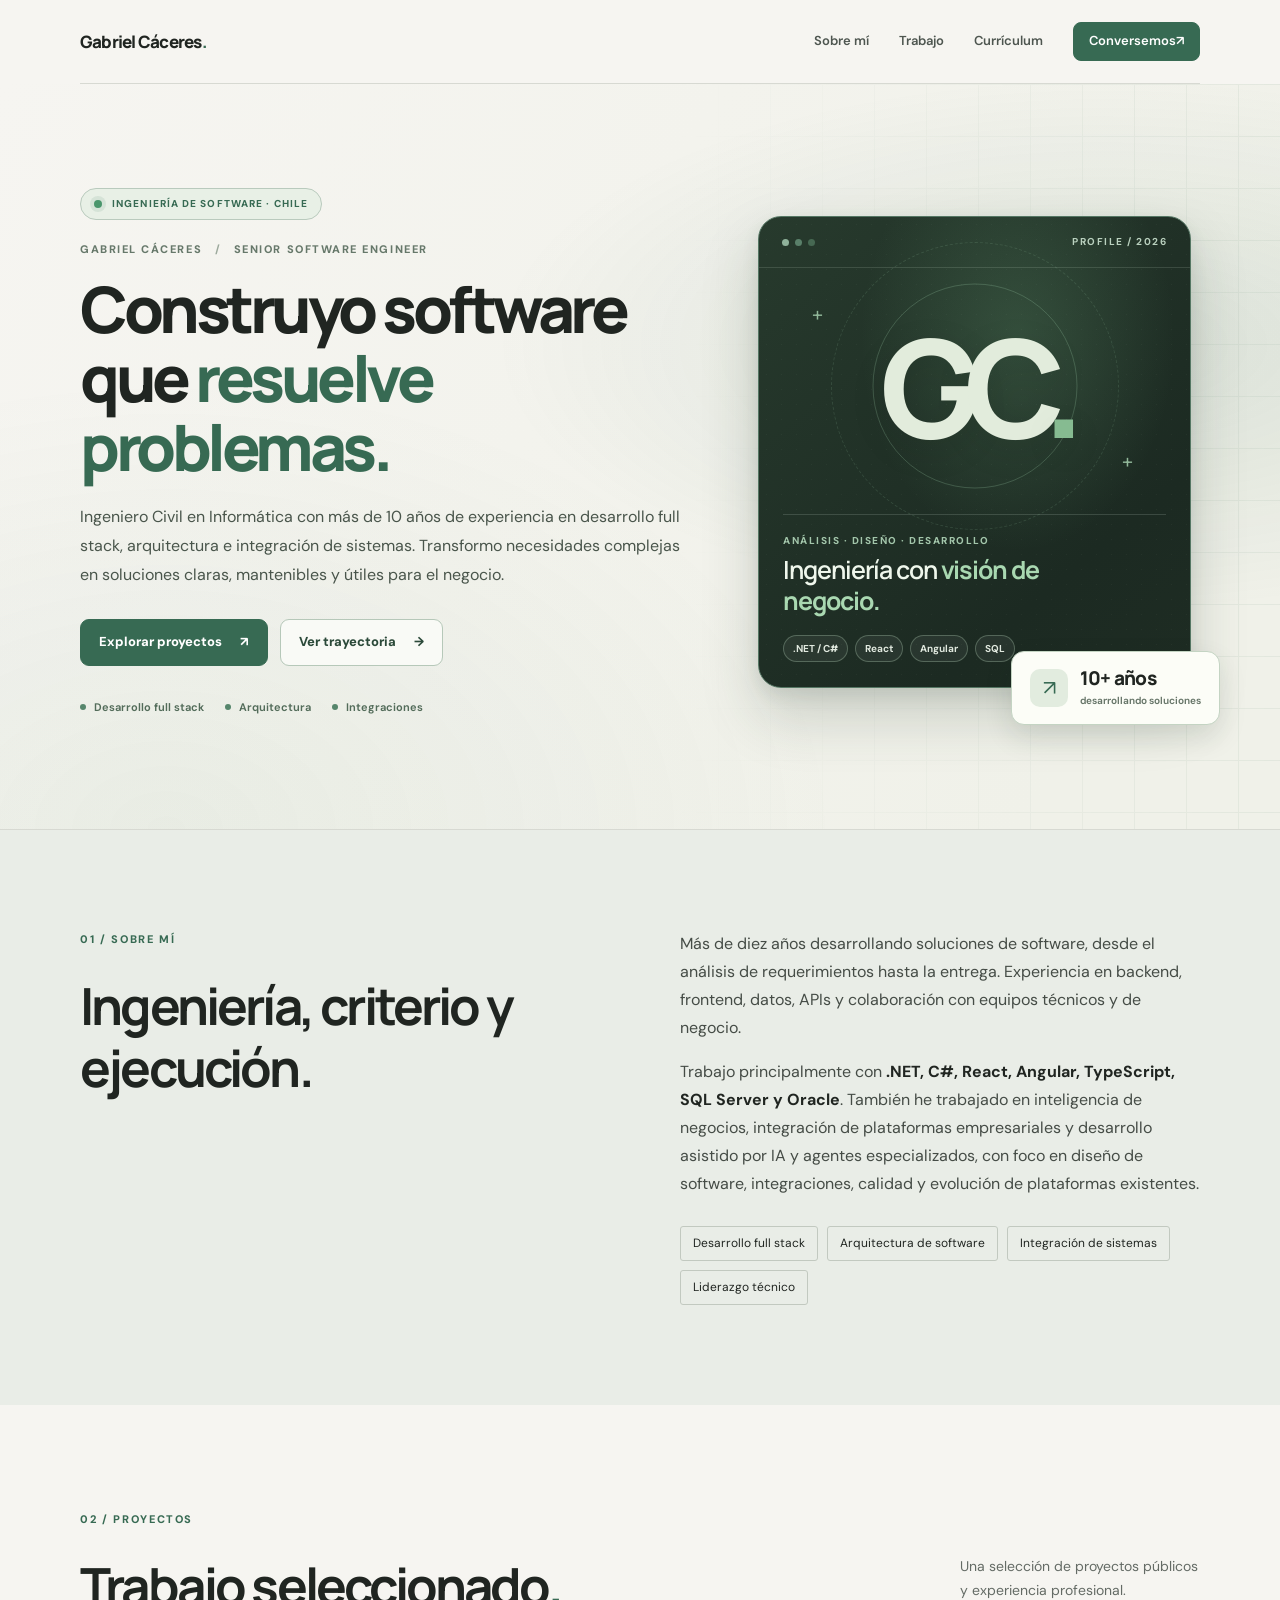
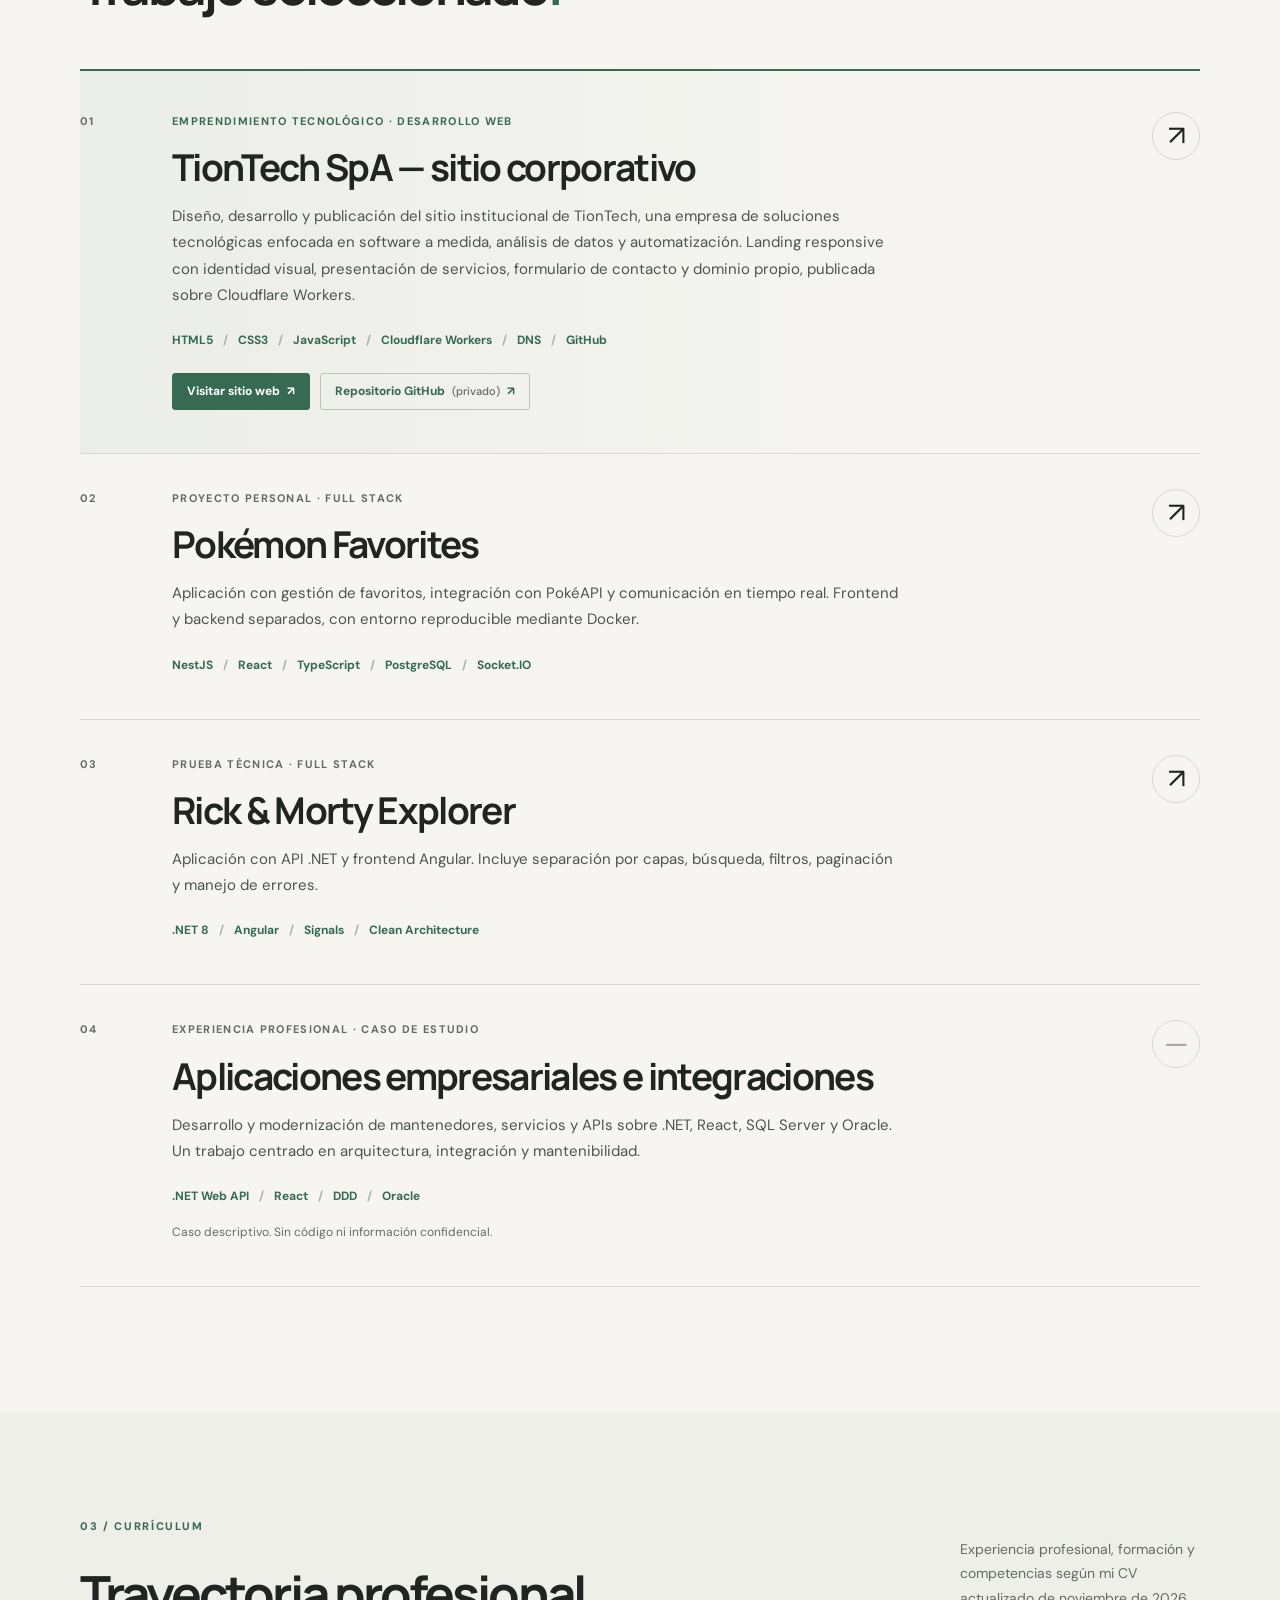
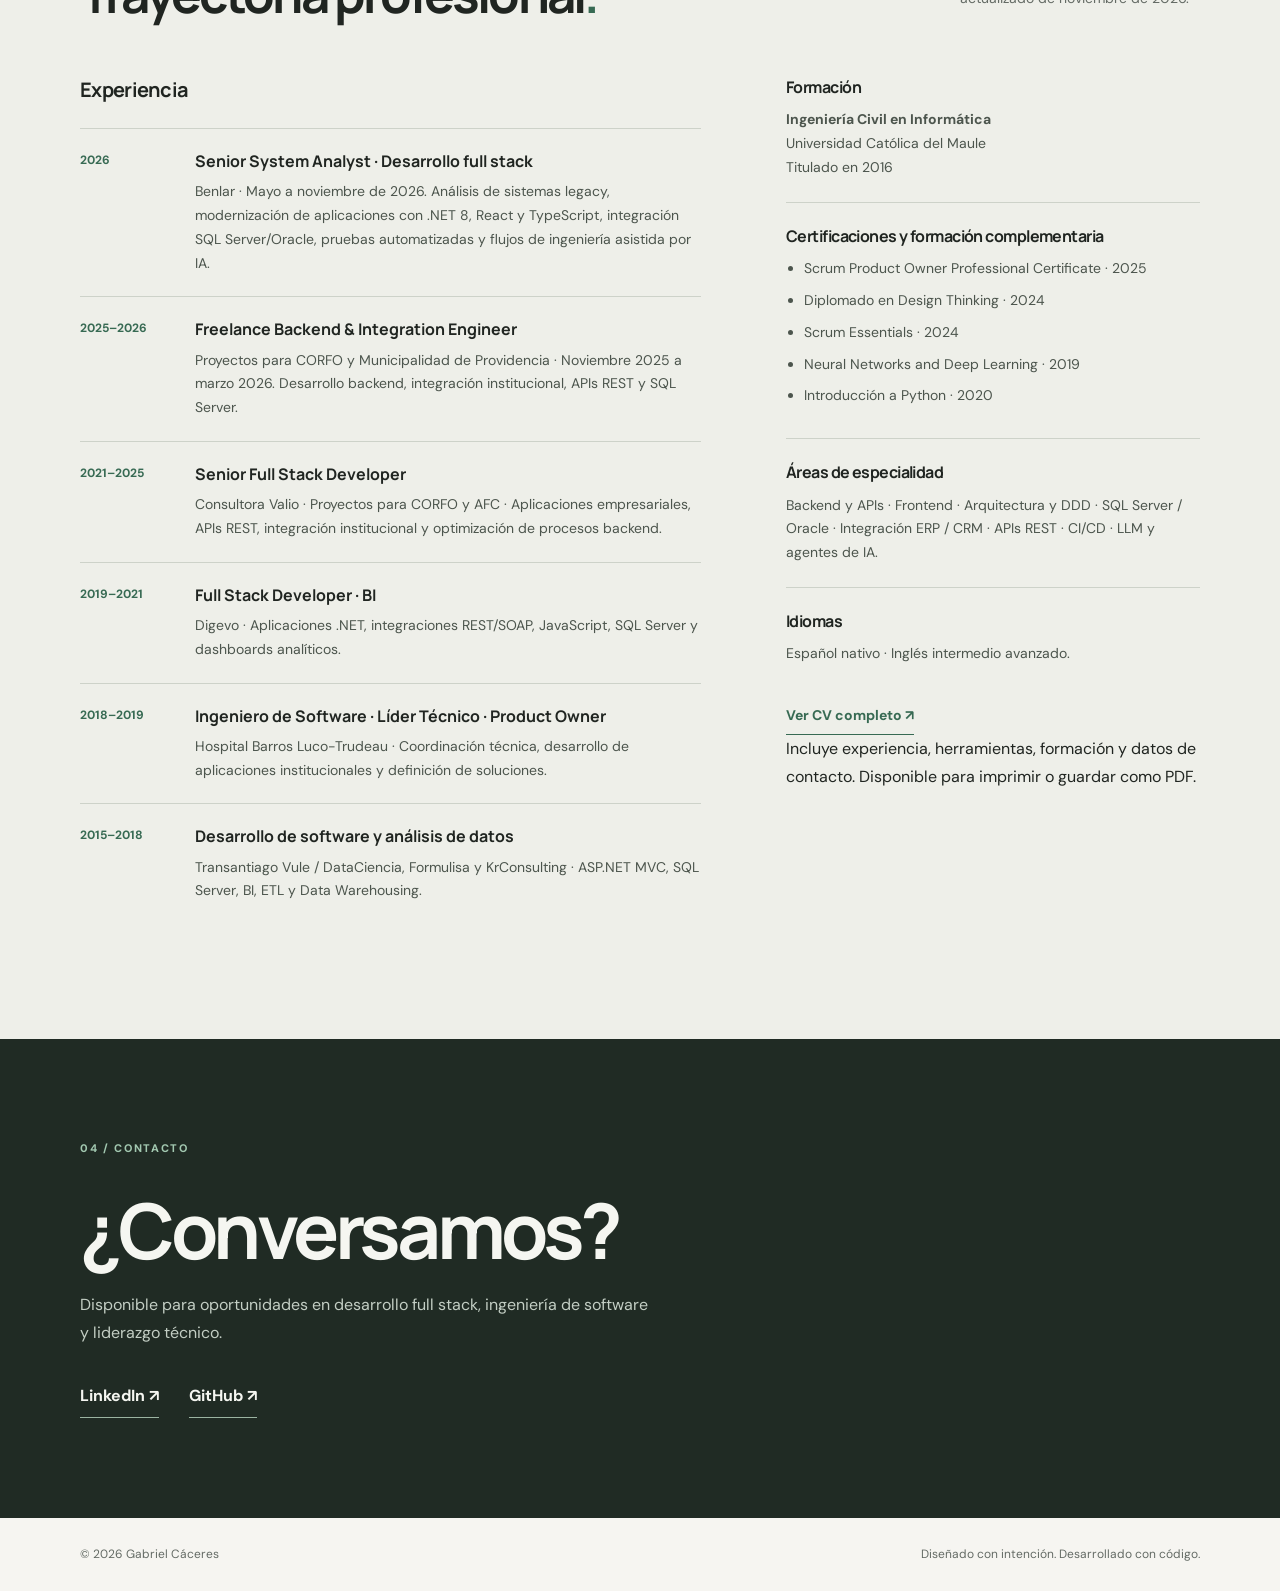
<file: index.html>
<!doctype html>
<html lang="es">
<head>
<meta charset="utf-8"><meta name="viewport" content="width=device-width,initial-scale=1">
<meta name="description" content="Gabriel Cáceres — Ingeniero de software. Desarrollo full stack, arquitectura e integraciones empresariales.">
<title>Gabriel Cáceres — Software Engineer</title>
<link rel="stylesheet" href="styles.css">
</head>
<body class="home-page">
<header class="site-header container"><a class="wordmark" href="#inicio">Gabriel Cáceres<span class="period">.</span></a><nav aria-label="Navegación principal"><a href="#sobre-mi">Sobre mí</a><a href="#trabajo">Trabajo</a><a href="#cv">Currículum</a><a class="header-contact" href="#contacto">Conversemos <span aria-hidden="true">↗</span></a></nav></header>
<main>
<section class="intro" id="inicio" aria-labelledby="intro-title">
  <div class="container intro-layout">
    <div class="intro-copy">
      <p class="intro-eyebrow"><span class="intro-status-dot" aria-hidden="true"></span> INGENIERÍA DE SOFTWARE · CHILE</p>
      <p class="intro-overline">GABRIEL CÁCERES <span aria-hidden="true">/</span> SENIOR SOFTWARE ENGINEER</p>
      <h1 id="intro-title">Construyo software que <em>resuelve problemas.</em></h1>
      <p class="intro-lead">Ingeniero Civil en Informática con más de 10 años de experiencia en desarrollo full stack, arquitectura e integración de sistemas. Transformo necesidades complejas en soluciones claras, mantenibles y útiles para el negocio.</p>
      <div class="intro-actions">
        <a class="intro-button intro-button-primary" href="#trabajo">Explorar proyectos <span aria-hidden="true">↗</span></a>
        <a class="intro-button intro-button-secondary" href="#cv">Ver trayectoria <span aria-hidden="true">→</span></a>
      </div>
      <div class="intro-pillars" aria-label="Áreas de trabajo">
        <span><i aria-hidden="true"></i> Desarrollo full stack</span>
        <span><i aria-hidden="true"></i> Arquitectura</span>
        <span><i aria-hidden="true"></i> Integraciones</span>
      </div>
    </div>
    <div class="intro-showcase" aria-label="Resumen visual del perfil profesional">
      <div class="showcase-panel">
        <div class="showcase-top">
          <span class="showcase-lights" aria-hidden="true"><i></i><i></i><i></i></span>
          <span>PROFILE / 2026</span>
        </div>
        <div class="showcase-visual" aria-hidden="true">
          <span class="showcase-ring showcase-ring-one"></span>
          <span class="showcase-ring showcase-ring-two"></span>
          <span class="showcase-monogram">GC<span>.</span></span>
          <span class="showcase-cross showcase-cross-a">+</span>
          <span class="showcase-cross showcase-cross-b">+</span>
        </div>
        <div class="showcase-info">
          <p class="showcase-kicker">ANÁLISIS · DISEÑO · DESARROLLO</p>
          <p class="showcase-title">Ingeniería con <strong>visión de negocio.</strong></p>
          <div class="showcase-tech"><span>.NET / C#</span><span>React</span><span>Angular</span><span>SQL</span></div>
        </div>
      </div>
      <div class="showcase-sticker">
        <span class="sticker-mark" aria-hidden="true">↗</span>
        <span><strong>10+ años</strong><small>desarrollando soluciones</small></span>
      </div>
    </div>
  </div>
</section>
<section class="about" id="sobre-mi"><div class="container two-col"><div><p class="section-index">01 / SOBRE MÍ</p><h2>Ingeniería, criterio y ejecución.</h2></div><div><p>Más de diez años desarrollando soluciones de software, desde el análisis de requerimientos hasta la entrega. Experiencia en backend, frontend, datos, APIs y colaboración con equipos técnicos y de negocio.</p><p>Trabajo principalmente con <strong>.NET, C#, React, Angular, TypeScript, SQL Server y Oracle</strong>. También he trabajado en inteligencia de negocios, integración de plataformas empresariales y desarrollo asistido por IA y agentes especializados, con foco en diseño de software, integraciones, calidad y evolución de plataformas existentes.</p><div class="expertise"><span>Desarrollo full stack</span><span>Arquitectura de software</span><span>Integración de sistemas</span><span>Liderazgo técnico</span></div></div></div></section>
<section class="work container" id="trabajo"><div class="section-heading"><div><p class="section-index">02 / PROYECTOS</p><h2>Trabajo seleccionado<span class="period">.</span></h2></div><p>Una selección de proyectos públicos y experiencia profesional.</p></div>
<article class="project project-featured"><div class="project-num">01</div><div class="project-main"><p class="project-type">EMPRENDIMIENTO TECNOLÓGICO · DESARROLLO WEB</p><h3>TionTech SpA — sitio corporativo</h3><p>Diseño, desarrollo y publicación del sitio institucional de TionTech, una empresa de soluciones tecnológicas enfocada en software a medida, análisis de datos y automatización. Landing responsive con identidad visual, presentación de servicios, formulario de contacto y dominio propio, publicada sobre Cloudflare Workers.</p><div class="stack">HTML5 <span>/</span> CSS3 <span>/</span> JavaScript <span>/</span> Cloudflare Workers <span>/</span> DNS <span>/</span> GitHub</div><div class="project-actions"><a class="project-action project-action-primary" href="https://tiontech.cl/" target="_blank" rel="noopener noreferrer">Visitar sitio web <span aria-hidden="true">↗</span></a><a class="project-action" href="https://github.com/GabrielICH/tiontech-web" target="_blank" rel="noopener noreferrer" title="Repositorio privado: requiere autorización de acceso">Repositorio GitHub <span class="project-private">(privado)</span> <span aria-hidden="true">↗</span></a></div></div><a class="project-link" href="https://tiontech.cl/" target="_blank" rel="noopener noreferrer" aria-label="Visitar el sitio web de TionTech">↗</a></article>
<article class="project"><div class="project-num">02</div><div class="project-main"><p class="project-type">PROYECTO PERSONAL · FULL STACK</p><h3>Pokémon Favorites</h3><p>Aplicación con gestión de favoritos, integración con PokéAPI y comunicación en tiempo real. Frontend y backend separados, con entorno reproducible mediante Docker.</p><div class="stack">NestJS <span>/</span> React <span>/</span> TypeScript <span>/</span> PostgreSQL <span>/</span> Socket.IO</div></div><a class="project-link" href="https://github.com/GabrielICH/pokemon-favorites-fullstack" target="_blank" rel="noopener noreferrer" aria-label="Ver Pokémon Favorites en GitHub">↗</a></article>
<article class="project"><div class="project-num">03</div><div class="project-main"><p class="project-type">PRUEBA TÉCNICA · FULL STACK</p><h3>Rick & Morty Explorer</h3><p>Aplicación con API .NET y frontend Angular. Incluye separación por capas, búsqueda, filtros, paginación y manejo de errores.</p><div class="stack">.NET 8 <span>/</span> Angular <span>/</span> Signals <span>/</span> Clean Architecture</div></div><a class="project-link" href="https://github.com/GabrielICH/PruebaTecnicaCarsales" target="_blank" rel="noopener noreferrer" aria-label="Ver Rick & Morty Explorer en GitHub">↗</a></article>
<article class="project"><div class="project-num">04</div><div class="project-main"><p class="project-type">EXPERIENCIA PROFESIONAL · CASO DE ESTUDIO</p><h3>Aplicaciones empresariales e integraciones</h3><p>Desarrollo y modernización de mantenedores, servicios y APIs sobre .NET, React, SQL Server y Oracle. Un trabajo centrado en arquitectura, integración y mantenibilidad.</p><div class="stack">.NET Web API <span>/</span> React <span>/</span> DDD <span>/</span> Oracle</div><p class="note">Caso descriptivo. Sin código ni información confidencial.</p></div><span class="project-link muted-arrow" aria-hidden="true">—</span></article>
</section>
<section class="resume" id="cv"><div class="container"><div class="section-heading"><div><p class="section-index">03 / CURRÍCULUM</p><h2>Trayectoria profesional<span class="period">.</span></h2></div><p>Experiencia profesional, formación y competencias según mi CV actualizado de noviembre de 2026.</p></div><div class="resume-grid"><div class="resume-main"><h3>Experiencia</h3><div class="resume-item"><span class="resume-date">2026</span><div><h4>Senior System Analyst · Desarrollo full stack</h4><p>Benlar · Mayo a noviembre de 2026. Análisis de sistemas legacy, modernización de aplicaciones con .NET 8, React y TypeScript, integración SQL Server/Oracle, pruebas automatizadas y flujos de ingeniería asistida por IA.</p></div></div><div class="resume-item"><span class="resume-date">2025–2026</span><div><h4>Freelance Backend & Integration Engineer</h4><p>Proyectos para CORFO y Municipalidad de Providencia · Noviembre 2025 a marzo 2026. Desarrollo backend, integración institucional, APIs REST y SQL Server.</p></div></div><div class="resume-item"><span class="resume-date">2021–2025</span><div><h4>Senior Full Stack Developer</h4><p>Consultora Valio · Proyectos para CORFO y AFC · Aplicaciones empresariales, APIs REST, integración institucional y optimización de procesos backend.</p></div></div><div class="resume-item"><span class="resume-date">2019–2021</span><div><h4>Full Stack Developer · BI</h4><p>Digevo · Aplicaciones .NET, integraciones REST/SOAP, JavaScript, SQL Server y dashboards analíticos.</p></div></div><div class="resume-item"><span class="resume-date">2018–2019</span><div><h4>Ingeniero de Software · Líder Técnico · Product Owner</h4><p>Hospital Barros Luco-Trudeau · Coordinación técnica, desarrollo de aplicaciones institucionales y definición de soluciones.</p></div></div><div class="resume-item"><span class="resume-date">2015–2018</span><div><h4>Desarrollo de software y análisis de datos</h4><p>Transantiago Vule / DataCiencia, Formulisa y KrConsulting · ASP.NET MVC, SQL Server, BI, ETL y Data Warehousing.</p></div></div></div><aside class="resume-side"><div class="resume-block"><h3>Formación</h3><p><strong>Ingeniería Civil en Informática</strong><br>Universidad Católica del Maule<br>Titulado en 2016</p></div><div class="resume-block"><h3>Certificaciones y formación complementaria</h3><ul><li>Scrum Product Owner Professional Certificate · 2025</li><li>Diplomado en Design Thinking · 2024</li><li>Scrum Essentials · 2024</li><li>Neural Networks and Deep Learning · 2019</li><li>Introducción a Python · 2020</li></ul></div><div class="resume-block"><h3>Áreas de especialidad</h3><p>Backend y APIs · Frontend · Arquitectura y DDD · SQL Server / Oracle · Integración ERP / CRM · APIs REST · CI/CD · LLM y agentes de IA.</p></div><div class="resume-block"><h3>Idiomas</h3><p>Español nativo · Inglés intermedio avanzado.</p></div><a class="resume-cta" href="cv.html">Ver CV completo ↗</a><p class="resume-cv-note">Incluye experiencia, herramientas, formación y datos de contacto. Disponible para imprimir o guardar como PDF.</p></aside></div></div></section><section class="contact" id="contacto"><div class="container"><p class="section-index">04 / CONTACTO</p><h2>¿Conversamos?</h2><p>Disponible para oportunidades en desarrollo full stack, ingeniería de software y liderazgo técnico.</p><div class="contact-links"><a href="https://www.linkedin.com/in/gabriel-ignacio-caceres-hormazabal-090664109/" target="_blank" rel="noopener noreferrer">LinkedIn ↗</a><a href="https://github.com/GabrielICH" target="_blank" rel="noopener noreferrer">GitHub ↗</a></div></div></section>
</main><footer class="container"><span>© <span id="year">2026</span> Gabriel Cáceres</span><span>Diseñado con intención. Desarrollado con código.</span></footer><script src="script.js"></script>
</body></html>
</file>
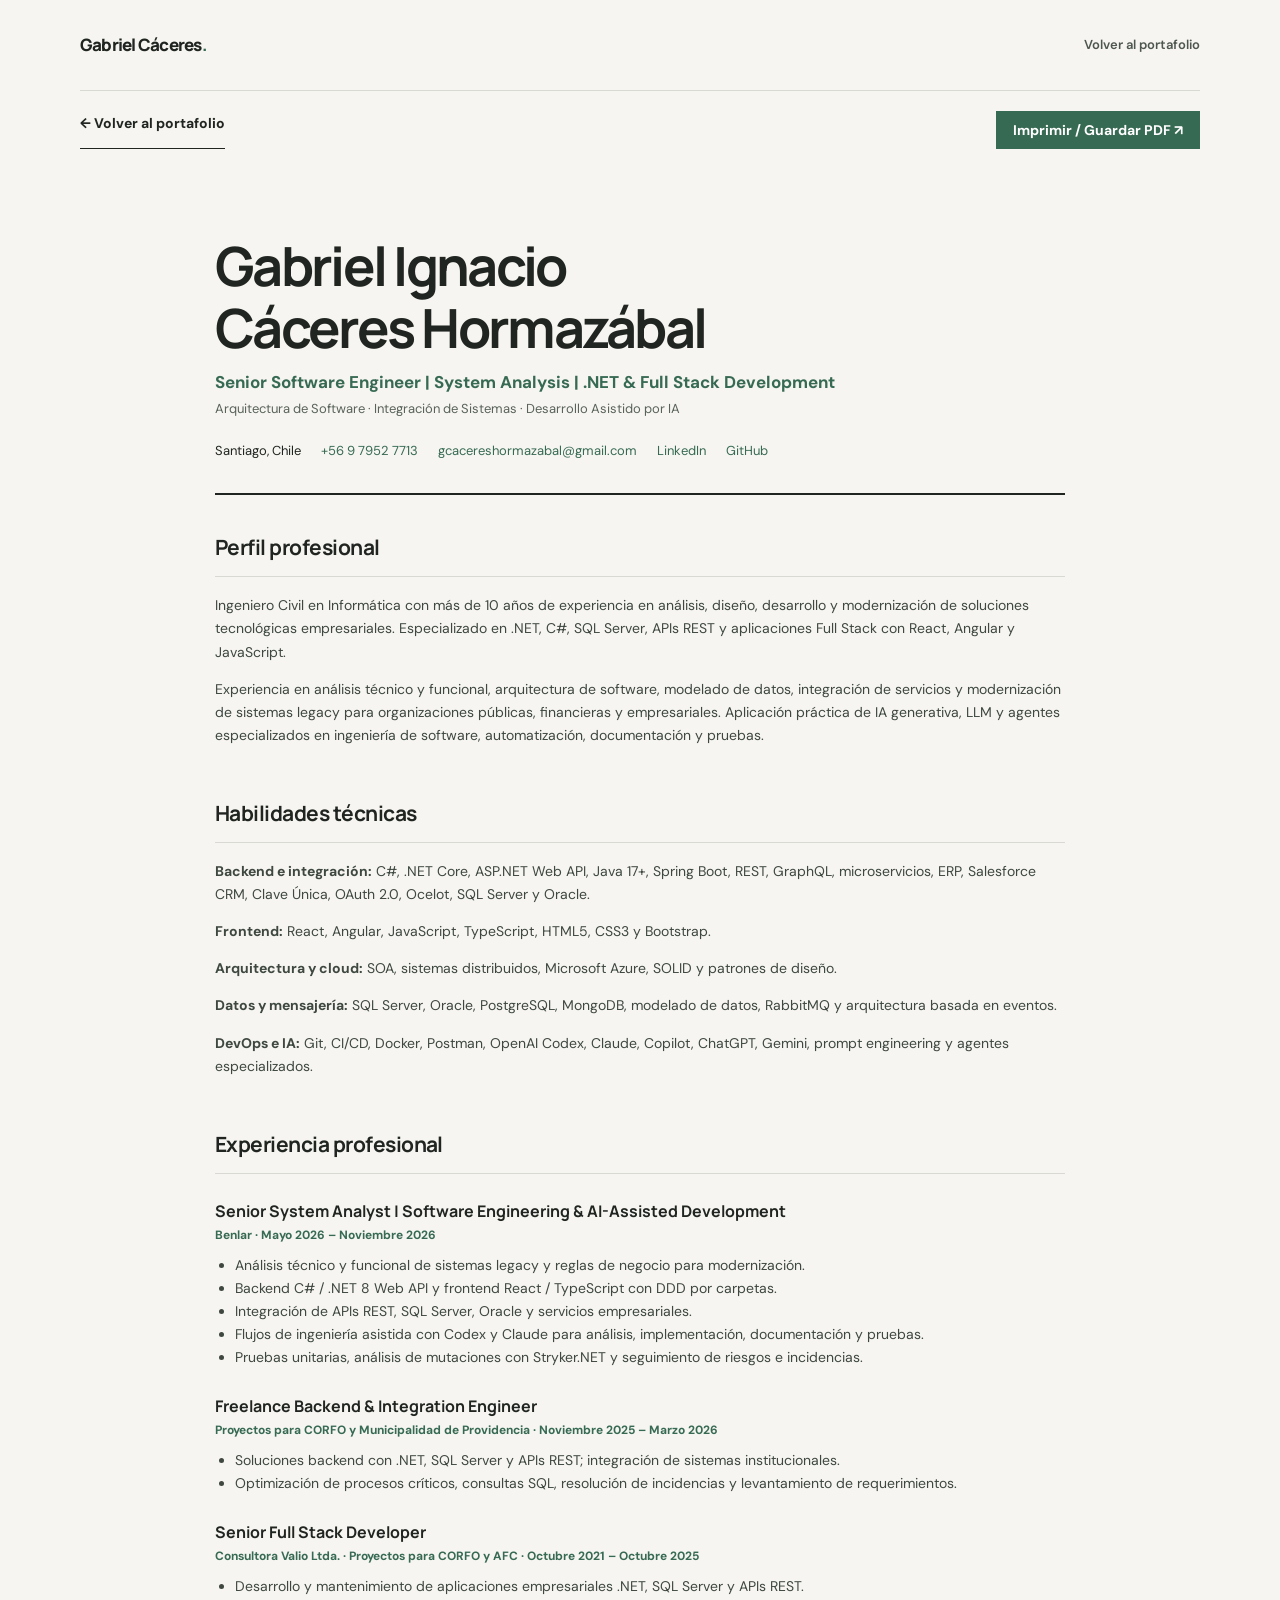
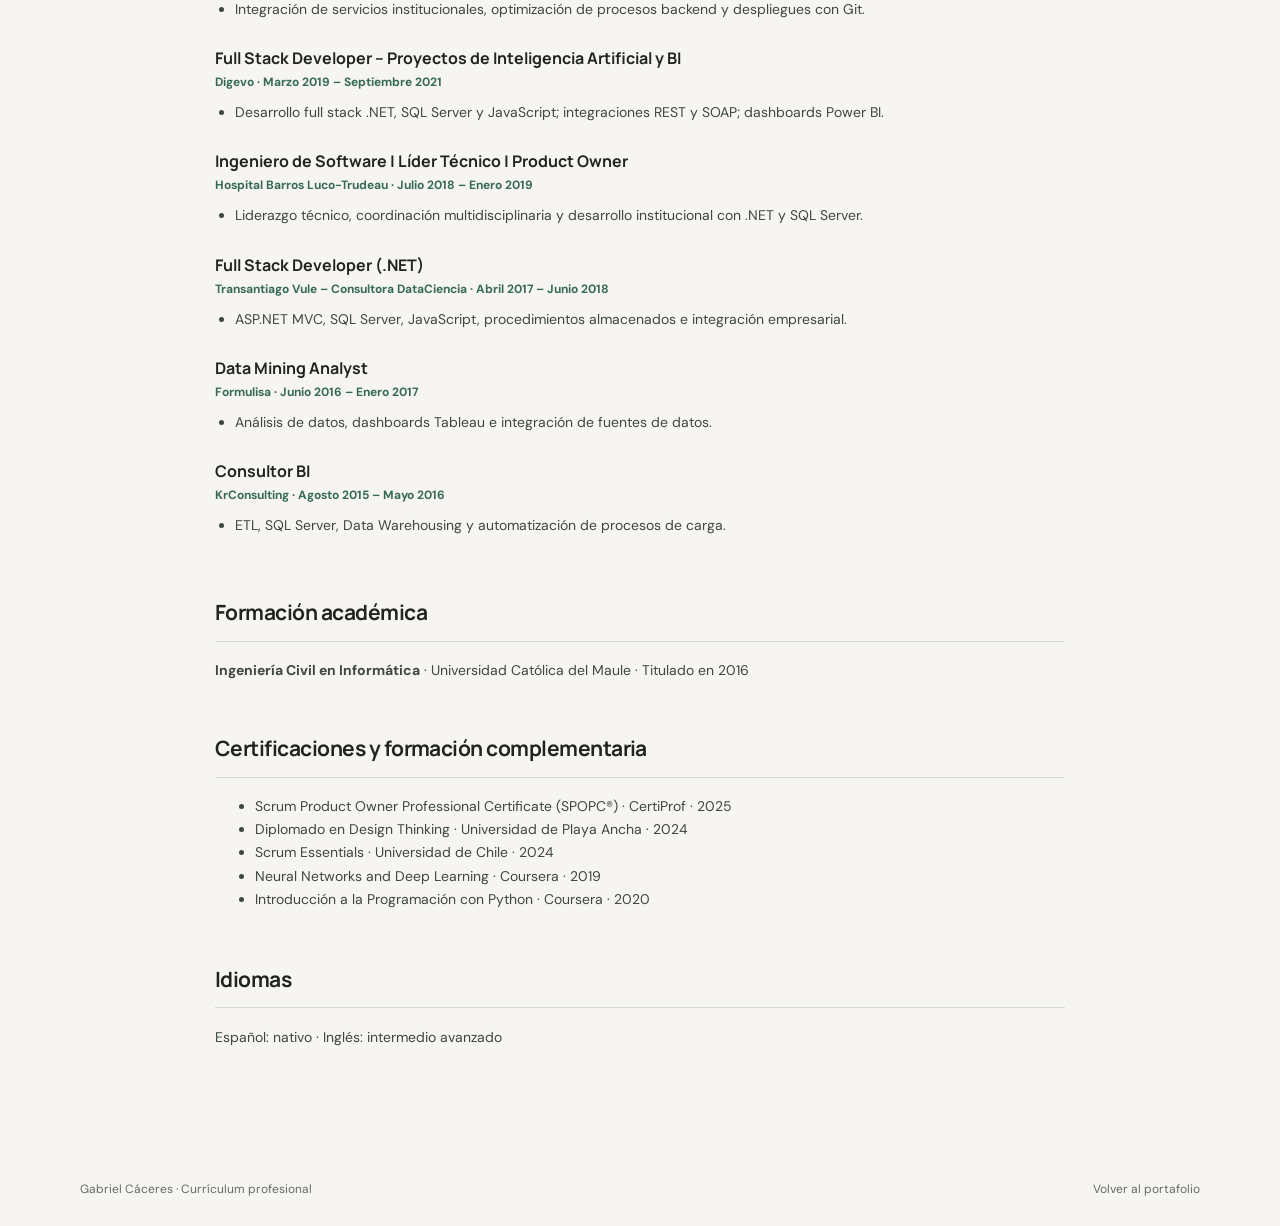
<file: cv.html>
<!doctype html><html lang="es"><head><meta charset="utf-8"><meta name="viewport" content="width=device-width,initial-scale=1"><meta name="description" content="Currículum profesional de Gabriel Ignacio Cáceres Hormazábal"><title>Currículum — Gabriel Cáceres</title><link rel="stylesheet" href="styles.css"><style>.cv-page{max-width:850px;padding:65px 0 90px}.cv-head{border-bottom:2px solid #202521;padding-bottom:30px}.cv-head h1{font-size:clamp(34px,5vw,54px);line-height:1.15;margin:0 0 10px;letter-spacing:-.05em}.cv-subtitle{font-size:17px;color:#376a53;font-weight:700}.cv-contact{display:flex;flex-wrap:wrap;gap:8px 20px;font-size:13px;margin-top:20px}.cv-contact a{color:#376a53}.cv-section{padding-top:34px}.cv-section h2{font-size:21px;border-bottom:1px solid #d7d9d2;padding-bottom:10px;letter-spacing:-.025em}.cv-section p,.cv-section li{font-size:14px;line-height:1.65;color:#3e4740}.cv-entry{margin:23px 0;break-inside:avoid}.cv-entry h3{font-size:16px;margin:0}.cv-date{font-size:12px;color:#376a53;font-weight:700}.cv-entry ul{margin:8px 0;padding-left:20px}.cv-actions{display:flex;justify-content:space-between;gap:12px;margin:20px auto}.cv-print{border:0;background:#376a53;color:white;font:700 14px 'DM Sans',sans-serif;padding:10px 17px;cursor:pointer}.cv-compact{color:#59635a;font-size:13px}@media print{@page{size:A4;margin:15mm}body{background:white;color:black}.site-header,.cv-actions,footer{display:none!important}.cv-page{width:100%;max-width:none;padding:0}.cv-section{padding-top:19px}.cv-entry{margin:15px 0}.cv-head h1{font-size:29px}.cv-section p,.cv-section li{font-size:10.5px;line-height:1.42}.cv-section h2{font-size:15px}.cv-entry h3{font-size:12px}.cv-contact{font-size:10px}.cv-subtitle{font-size:12px}.cv-date{font-size:10px}a{text-decoration:none;color:inherit!important}}@media(max-width:720px){.cv-page{padding-top:30px}.cv-contact{display:block}.cv-contact span,.cv-contact a{display:block}}</style></head><body><header class="site-header container"><a class="wordmark" href="/">Gabriel Cáceres<span class="period">.</span></a><nav><a href="/">Volver al portafolio</a></nav></header><div class="cv-actions container"><a class="text-link" href="/">← Volver al portafolio</a><button class="cv-print" type="button" onclick="window.print()">Imprimir / Guardar PDF ↗</button></div><main class="cv-page container"><div class="cv-head"><h1>Gabriel Ignacio<br>Cáceres Hormazábal</h1><div class="cv-subtitle">Senior Software Engineer | System Analysis | .NET & Full Stack Development</div><p class="cv-compact">Arquitectura de Software · Integración de Sistemas · Desarrollo Asistido por IA</p><div class="cv-contact"><span>Santiago, Chile</span><a href="tel:+56979527713">+56 9 7952 7713</a><a href="mailto:gcacereshormazabal@gmail.com">gcacereshormazabal@gmail.com</a><a href="https://www.linkedin.com/in/gabriel-ignacio-caceres-hormazabal-090664109/">LinkedIn</a><a href="https://github.com/GabrielICH">GitHub</a></div></div><section class="cv-section"><h2>Perfil profesional</h2><p>Ingeniero Civil en Informática con más de 10 años de experiencia en análisis, diseño, desarrollo y modernización de soluciones tecnológicas empresariales. Especializado en .NET, C#, SQL Server, APIs REST y aplicaciones Full Stack con React, Angular y JavaScript.</p><p>Experiencia en análisis técnico y funcional, arquitectura de software, modelado de datos, integración de servicios y modernización de sistemas legacy para organizaciones públicas, financieras y empresariales. Aplicación práctica de IA generativa, LLM y agentes especializados en ingeniería de software, automatización, documentación y pruebas.</p></section><section class="cv-section"><h2>Habilidades técnicas</h2><p><strong>Backend e integración:</strong> C#, .NET Core, ASP.NET Web API, Java 17+, Spring Boot, REST, GraphQL, microservicios, ERP, Salesforce CRM, Clave Única, OAuth 2.0, Ocelot, SQL Server y Oracle.</p><p><strong>Frontend:</strong> React, Angular, JavaScript, TypeScript, HTML5, CSS3 y Bootstrap.</p><p><strong>Arquitectura y cloud:</strong> SOA, sistemas distribuidos, Microsoft Azure, SOLID y patrones de diseño.</p><p><strong>Datos y mensajería:</strong> SQL Server, Oracle, PostgreSQL, MongoDB, modelado de datos, RabbitMQ y arquitectura basada en eventos.</p><p><strong>DevOps e IA:</strong> Git, CI/CD, Docker, Postman, OpenAI Codex, Claude, Copilot, ChatGPT, Gemini, prompt engineering y agentes especializados.</p></section><section class="cv-section"><h2>Experiencia profesional</h2><div class="cv-entry"><h3>Senior System Analyst | Software Engineering & AI-Assisted Development</h3><div class="cv-date">Benlar · Mayo 2026 – Noviembre 2026</div><ul><li>Análisis técnico y funcional de sistemas legacy y reglas de negocio para modernización.</li><li>Backend C# / .NET 8 Web API y frontend React / TypeScript con DDD por carpetas.</li><li>Integración de APIs REST, SQL Server, Oracle y servicios empresariales.</li><li>Flujos de ingeniería asistida con Codex y Claude para análisis, implementación, documentación y pruebas.</li><li>Pruebas unitarias, análisis de mutaciones con Stryker.NET y seguimiento de riesgos e incidencias.</li></ul></div><div class="cv-entry"><h3>Freelance Backend & Integration Engineer</h3><div class="cv-date">Proyectos para CORFO y Municipalidad de Providencia · Noviembre 2025 – Marzo 2026</div><ul><li>Soluciones backend con .NET, SQL Server y APIs REST; integración de sistemas institucionales.</li><li>Optimización de procesos críticos, consultas SQL, resolución de incidencias y levantamiento de requerimientos.</li></ul></div><div class="cv-entry"><h3>Senior Full Stack Developer</h3><div class="cv-date">Consultora Valio Ltda. · Proyectos para CORFO y AFC · Octubre 2021 – Octubre 2025</div><ul><li>Desarrollo y mantenimiento de aplicaciones empresariales .NET, SQL Server y APIs REST.</li><li>Integración de servicios institucionales, optimización de procesos backend y despliegues con Git.</li></ul></div><div class="cv-entry"><h3>Full Stack Developer – Proyectos de Inteligencia Artificial y BI</h3><div class="cv-date">Digevo · Marzo 2019 – Septiembre 2021</div><ul><li>Desarrollo full stack .NET, SQL Server y JavaScript; integraciones REST y SOAP; dashboards Power BI.</li></ul></div><div class="cv-entry"><h3>Ingeniero de Software | Líder Técnico | Product Owner</h3><div class="cv-date">Hospital Barros Luco-Trudeau · Julio 2018 – Enero 2019</div><ul><li>Liderazgo técnico, coordinación multidisciplinaria y desarrollo institucional con .NET y SQL Server.</li></ul></div><div class="cv-entry"><h3>Full Stack Developer (.NET)</h3><div class="cv-date">Transantiago Vule – Consultora DataCiencia · Abril 2017 – Junio 2018</div><ul><li>ASP.NET MVC, SQL Server, JavaScript, procedimientos almacenados e integración empresarial.</li></ul></div><div class="cv-entry"><h3>Data Mining Analyst</h3><div class="cv-date">Formulisa · Junio 2016 – Enero 2017</div><ul><li>Análisis de datos, dashboards Tableau e integración de fuentes de datos.</li></ul></div><div class="cv-entry"><h3>Consultor BI</h3><div class="cv-date">KrConsulting · Agosto 2015 – Mayo 2016</div><ul><li>ETL, SQL Server, Data Warehousing y automatización de procesos de carga.</li></ul></div></section><section class="cv-section"><h2>Formación académica</h2><p><strong>Ingeniería Civil en Informática</strong> · Universidad Católica del Maule · Titulado en 2016</p></section><section class="cv-section"><h2>Certificaciones y formación complementaria</h2><ul><li>Scrum Product Owner Professional Certificate (SPOPC®) · CertiProf · 2025</li><li>Diplomado en Design Thinking · Universidad de Playa Ancha · 2024</li><li>Scrum Essentials · Universidad de Chile · 2024</li><li>Neural Networks and Deep Learning · Coursera · 2019</li><li>Introducción a la Programación con Python · Coursera · 2020</li></ul></section><section class="cv-section"><h2>Idiomas</h2><p>Español: nativo · Inglés: intermedio avanzado</p></section></main><footer class="container"><span>Gabriel Cáceres · Currículum profesional</span><a href="/">Volver al portafolio</a></footer></body></html>
</file>
<file: styles.css>
@import url('https://fonts.googleapis.com/css2?family=DM+Sans:wght@400;500;600;700&family=Manrope:wght@400;500;600;700;800&display=swap');:root{--paper:#f6f5f1;--ink:#202521;--muted:#646b65;--line:#d7d9d2;--accent:#376a53;--wash:#e9ede7}*{box-sizing:border-box}html{scroll-behavior:smooth}body{margin:0;background:var(--paper);color:var(--ink);font:16px/1.75 'DM Sans',system-ui,sans-serif}a{color:inherit;text-decoration:none}a:hover{text-decoration:none}.container{width:min(1120px,calc(100% - 56px));margin-inline:auto}.site-header{display:flex;justify-content:space-between;align-items:center;padding:30px 0;border-bottom:1px solid var(--line)}.wordmark{font-family:Manrope,system-ui,sans-serif;font-size:17px;font-weight:800;letter-spacing:-.045em}.period{color:var(--accent)}nav{display:flex;gap:30px}nav a{font-size:13px;font-weight:600;color:#4e5650}nav a:hover,.text-link:hover,.contact-links a:hover{color:var(--accent)}.intro{padding:80px 0 100px}.intro-top{display:flex;justify-content:space-between;gap:16px;font-size:11px;letter-spacing:.13em;font-weight:700;color:var(--muted)}h1,h2,h3,p{margin-top:0}h1,h2,h3{font-family:Manrope,system-ui,sans-serif}h1{font-size:clamp(48px,7.7vw,108px);line-height:1.1;letter-spacing:-.075em;font-weight:700;margin:65px 0 70px}h1 em{font-style:normal;color:var(--accent)}.intro-bottom{display:grid;grid-template-columns:1.4fr 1fr;gap:70px;align-items:end}.intro-bottom p{font-size:19px;line-height:1.65;max-width:670px}.text-link{font-size:14px;font-weight:700;justify-self:end;padding-bottom:7px;border-bottom:1px solid var(--ink)}.text-link span{margin-left:12px}.about{background:var(--wash);padding:100px 0}.two-col{display:grid;grid-template-columns:1fr 1fr;gap:80px}.section-index{font-size:11px;letter-spacing:.15em;font-weight:800;color:var(--accent);margin-bottom:26px}.about h2,.section-heading h2,.contact h2{font-size:clamp(34px,4vw,55px);line-height:1.2;letter-spacing:-.055em}.two-col>div:nth-child(2)>p{font-size:16px;color:#454c46}.two-col strong{color:var(--ink);font-weight:700}.expertise{display:flex;gap:9px;flex-wrap:wrap;margin-top:28px}.expertise span{border:1px solid #c2c9c0;padding:6px 12px;border-radius:3px;font-size:12px}.work{padding:105px 0 125px}.section-heading{display:flex;align-items:end;justify-content:space-between;gap:40px;margin-bottom:52px}.section-heading h2{margin-bottom:0}.section-heading>p{font-size:14px;color:var(--muted);max-width:240px}.project{border-top:1px solid var(--line);display:grid;grid-template-columns:70px 1fr 54px;gap:22px;padding:35px 0 43px}.project:last-child{border-bottom:1px solid var(--line)}.project-num,.project-type{font-size:11px;letter-spacing:.12em;font-weight:700;color:var(--muted)}.project-type{margin-bottom:12px}.project h3{font-size:clamp(25px,3vw,37px);line-height:1.3;letter-spacing:-.045em;margin-bottom:12px}.project-main>p:not(.project-type){max-width:730px;color:#4c544e;font-size:15px}.stack{font-size:12px;font-weight:700;color:var(--accent);margin-top:22px}.stack span{padding:0 7px;color:#aab3a9}.project-link{font-size:28px;line-height:1;justify-self:end;align-self:start;border:1px solid var(--line);width:48px;height:48px;display:grid;place-items:center;border-radius:50%;transition:background .2s,color .2s}.project-link:hover{background:var(--ink);color:var(--paper)}.muted-arrow{color:#a0a69f;pointer-events:none}.project-main .note{font-size:12px!important;color:var(--muted)!important;margin:15px 0 0}.contact{background:#202b24;color:#f5f6f1;padding:100px 0}.contact .section-index{color:#a2c8b0}.contact h2{font-size:clamp(45px,6vw,78px);margin-bottom:14px}.contact p:not(.section-index){color:#c3cec4;max-width:580px}.contact-links{display:flex;gap:30px;flex-wrap:wrap;margin-top:35px}.contact-links a{font-weight:700;border-bottom:1px solid #9bb4a2;padding-bottom:7px}.contact-links a:hover{color:#b9e4c6}footer{display:flex;justify-content:space-between;gap:15px;flex-wrap:wrap;padding:26px 0;font-size:12px;color:var(--muted)}@media(max-width:720px){.container{width:min(100% - 36px,1120px)}.site-header{align-items:flex-start;flex-direction:column;gap:15px;padding:22px 0}nav{gap:18px}.intro{padding:55px 0 75px}.intro-top{flex-direction:column;gap:4px}h1{margin:42px 0 45px}.intro-bottom,.two-col{grid-template-columns:1fr;gap:22px}.text-link{justify-self:start}.about,.work,.contact{padding:70px 0}.section-heading{display:block}.project{grid-template-columns:32px 1fr 40px;gap:9px;padding:27px 0}.project-link{width:38px;height:38px;font-size:23px}.stack span{padding:0 3px}}.resume{background:#eeefe9;padding:105px 0 115px;scroll-margin-top:20px}.resume-grid{display:grid;grid-template-columns:minmax(0,1.5fr) minmax(270px,1fr);gap:85px}.resume h3{font:700 20px/1.4 Manrope,system-ui,sans-serif;letter-spacing:-.035em;margin:0 0 24px}.resume-item{display:grid;grid-template-columns:95px 1fr;gap:20px;padding:21px 0;border-top:1px solid #cdd2c9}.resume-date{font-size:12px;font-weight:700;color:var(--accent)}.resume-item h4{font:700 16px/1.45 Manrope,system-ui,sans-serif;margin:0 0 7px}.resume-item p,.resume-block p,.resume-block li{font-size:14px;color:#4c554d;line-height:1.7;margin:0}.resume-block{border-top:1px solid #cdd2c9;padding:22px 0}.resume-block:first-child{border-top:0;padding-top:0}.resume-block h3{font-size:16px;margin-bottom:10px}.resume-block ul{padding-left:18px;margin:0}.resume-block li{margin-bottom:8px}.resume-cta{display:inline-block;font-size:14px;font-weight:700;border-bottom:1px solid var(--accent);padding-bottom:6px;margin-top:15px;color:var(--accent)}@media(max-width:720px){.resume{padding:70px 0}.resume-grid{grid-template-columns:1fr;gap:45px}.resume-item{grid-template-columns:75px 1fr;gap:12px}}
/* Proyecto TionTech destacado — conserva la identidad visual del portafolio */
.project-featured{background:linear-gradient(90deg,rgba(55,106,83,.055),transparent 78%);border-top:2px solid var(--accent);padding-top:41px}
.project-featured .project-type{color:var(--accent)}
.project-actions{display:flex;align-items:center;gap:10px;flex-wrap:wrap;margin-top:22px}
.project-action{display:inline-flex;align-items:center;justify-content:center;gap:7px;padding:9px 14px;border:1px solid #b9c7ba;border-radius:3px;font-size:12px;font-weight:750;color:var(--accent);line-height:1.4;transition:background .2s,border-color .2s}
.project-action:hover{background:#e4ebe2;border-color:var(--accent)}
.project-action-primary{background:var(--accent);color:#fff;border-color:var(--accent)}
.project-action-primary:hover{background:#274e3c;color:#fff}
.project-private{font-weight:500;color:var(--muted);font-size:11px}
@media(max-width:720px){.project-actions{align-items:stretch}.project-action{min-height:40px}}

/* Portada editorial inspirada en la composición de TionTech.
   Identidad preservada: papel #f6f5f1, verde #376a53, grafito #202521. */
.home-page .site-header{
  position:sticky;top:0;z-index:40;padding:22px 0;
  background:rgba(246,245,241,.96);backdrop-filter:blur(14px);
  -webkit-backdrop-filter:blur(14px);border-bottom:1px solid #d7d9d2;
}
.home-page .site-header nav{align-items:center}
.home-page .site-header .header-contact{
  display:inline-flex;align-items:center;justify-content:center;
  min-height:37px;padding:7px 15px;border:1px solid var(--accent);
  border-radius:8px;background:var(--accent);color:#fff;
  transition:background .2s,transform .2s;
}
.home-page .site-header .header-contact:hover{background:#284d3a;transform:translateY(-1px)}
.home-page .intro{
  position:relative;isolation:isolate;overflow:hidden;
  min-height:630px;padding:104px 0 112px;
  background:radial-gradient(ellipse at 86% 35%,rgba(55,106,83,.12),transparent 39%),
    radial-gradient(ellipse at 13% 100%,rgba(83,138,99,.07),transparent 43%),
    linear-gradient(120deg,#f6f5f1,#f0f1e9 85%);
  border-bottom:1px solid var(--line);
}
.home-page .intro::before{
  content:"";position:absolute;inset:0 0 0 auto;width:48%;
  opacity:.16;z-index:-1;pointer-events:none;
  background-image:linear-gradient(to right,#9db5a4 1px,transparent 1px),
    linear-gradient(to bottom,#9db5a4 1px,transparent 1px);
  background-size:52px 52px;mask-image:linear-gradient(to left,#000,transparent);
  -webkit-mask-image:linear-gradient(to left,#000,transparent);
}
.home-page .intro-layout{
  display:grid;grid-template-columns:minmax(0,1.17fr) minmax(350px,.83fr);
  gap:56px;align-items:center;position:relative;
}
.home-page .intro-copy{position:relative;z-index:1}
.home-page .intro-eyebrow{
  display:inline-flex;align-items:center;gap:10px;margin:0 0 20px;
  padding:8px 13px;border:1px solid #b9cabd;border-radius:999px;
  background:rgba(230,239,229,.82);color:var(--accent);
  font-size:10px;font-weight:800;letter-spacing:.11em;line-height:1.4;
}
.home-page .intro-status-dot{display:inline-block;width:8px;height:8px;border-radius:50%;background:#4a966c;box-shadow:0 0 0 4px rgba(55,106,83,.1)}
.home-page .intro-overline{
  font-size:11px;font-weight:800;letter-spacing:.14em;
  color:#66786a;margin:0 0 15px;
}
.home-page .intro-overline span{padding:0 8px;color:#9ca99c}
.home-page .intro h1{
  max-width:680px;margin:0 0 22px;font-size:clamp(45px,5vw,71px);
  line-height:1.08;letter-spacing:-.07em;font-weight:800;
}
.home-page .intro h1 em{font-style:normal;color:var(--accent)}
.home-page .intro-lead{
  max-width:600px;margin:0;color:#49554b;font-size:16px;line-height:1.8;
}
.home-page .intro-actions{display:flex;gap:12px;flex-wrap:wrap;margin-top:29px}
.home-page .intro-button{
  display:inline-flex;align-items:center;justify-content:center;gap:18px;
  min-height:47px;padding:11px 18px;border-radius:9px;border:1px solid #b6c8b9;
  font-size:13px;font-weight:800;line-height:1.3;
  transition:background .2s,transform .2s,border-color .2s;
}
.home-page .intro-button:hover{transform:translateY(-2px)}
.home-page .intro-button-primary{background:var(--accent);border-color:var(--accent);color:#fff}
.home-page .intro-button-primary:hover{background:#274d3a}
.home-page .intro-button-secondary{background:#f9faf6;color:#2b4939}
.home-page .intro-button-secondary:hover{background:#e7eee5;border-color:var(--accent)}
.home-page .intro-pillars{display:flex;gap:11px 21px;flex-wrap:wrap;margin-top:32px;color:#536c5a;font-size:11px;font-weight:650}
.home-page .intro-pillars span{display:inline-flex;gap:8px;align-items:center}
.home-page .intro-pillars i{width:6px;height:6px;border-radius:50%;background:#56866c}
.home-page .intro-showcase{position:relative;padding:20px 9px 20px 0}
.home-page .showcase-panel{
  position:relative;overflow:hidden;min-height:472px;border:1px solid #557764;
  border-radius:23px;background:
    radial-gradient(ellipse at 60% 26%,rgba(110,167,123,.25),transparent 43%),
    linear-gradient(140deg,#273a2d 0%,#1c2a22 74%,#1e2c23 100%);
  box-shadow:0 28px 58px rgba(32,54,39,.19),0 8px 18px rgba(32,54,39,.09);
  color:#eff7ec;display:flex;flex-direction:column;
}
.home-page .showcase-panel::after{
  content:"";position:absolute;inset:0;pointer-events:none;
  background-image:radial-gradient(rgba(217,244,219,.24) .7px,transparent .7px);
  background-size:15px 15px;opacity:.17;
}
.home-page .showcase-top{
  position:relative;z-index:1;display:flex;align-items:center;
  justify-content:space-between;padding:19px 23px;
  border-bottom:1px solid rgba(215,237,220,.14);
  font:700 10px/1.2 'DM Sans',sans-serif;letter-spacing:.15em;color:#bad1bf;
}
.home-page .showcase-lights{display:flex;gap:6px}
.home-page .showcase-lights i{height:7px;width:7px;border-radius:50%;background:#5a806a}
.home-page .showcase-lights i:first-child{background:#90b29b}
.home-page .showcase-lights i:last-child{background:#466852}
.home-page .showcase-visual{
  position:relative;display:grid;place-items:center;min-height:236px;
  isolation:isolate;
}
.home-page .showcase-ring{
  position:absolute;top:50%;left:50%;aspect-ratio:1;border-radius:50%;
  transform:translate(-50%,-50%);pointer-events:none;
  border:1px solid rgba(155,204,167,.25);
}
.home-page .showcase-ring-one{width:205px}
.home-page .showcase-ring-two{width:288px;border-style:dashed;border-color:rgba(155,204,167,.16)}
.home-page .showcase-monogram{
  position:relative;z-index:1;font:800 clamp(90px,11vw,136px)/1 Manrope,system-ui,sans-serif;
  letter-spacing:-.12em;color:#e2ecdc;text-shadow:0 10px 35px rgba(0,0,0,.12);
}
.home-page .showcase-monogram span{color:#86bb91}
.home-page .showcase-cross{position:absolute;color:#92b89a;font-size:20px;font-weight:400}
.home-page .showcase-cross-a{top:29px;left:53px}
.home-page .showcase-cross-b{right:57px;bottom:25px}
.home-page .showcase-info{
  position:relative;z-index:1;margin:auto 24px 25px;padding-top:17px;
  border-top:1px solid rgba(215,237,220,.16);
}
.home-page .showcase-kicker{margin:0 0 6px;color:#a3c6ab;font-size:10px;letter-spacing:.15em;font-weight:800}
.home-page .showcase-title{
  max-width:300px;margin:0;font:600 25px/1.22 Manrope,system-ui,sans-serif;
  letter-spacing:-.045em;
}
.home-page .showcase-title strong{color:#a9d8b1}
.home-page .showcase-tech{display:flex;gap:7px;flex-wrap:wrap;margin-top:19px}
.home-page .showcase-tech span{
  border:1px solid rgba(186,216,190,.3);background:rgba(242,250,240,.055);
  color:#e1e9df;border-radius:999px;padding:5px 9px;
  font-size:10px;font-weight:700;line-height:1.5;
}
.home-page .showcase-sticker{
  position:absolute;right:-20px;bottom:-17px;z-index:2;display:flex;align-items:center;
  gap:12px;padding:15px 18px;border:1px solid #c4d4c3;background:#fcfdf7;
  color:var(--ink);border-radius:13px;box-shadow:0 12px 28px rgba(22,47,30,.12);
}
.home-page .sticker-mark{display:grid;place-items:center;height:38px;width:38px;border-radius:10px;background:#e2ecdf;color:var(--accent);font-size:21px}
.home-page .showcase-sticker strong{display:block;font:800 19px/1.2 Manrope,system-ui,sans-serif;letter-spacing:-.04em}
.home-page .showcase-sticker small{display:block;color:#667568;font-size:10px;font-weight:650;margin-top:2px}
@media(max-width:1050px){
 .home-page .intro-layout{gap:34px;grid-template-columns:minmax(0,1fr) minmax(300px,.78fr)}
 .home-page .intro h1{font-size:clamp(44px,5.4vw,64px)}
 .home-page .intro-showcase{padding-right:0}
 .home-page .showcase-sticker{right:-6px}
}
@media(max-width:780px){
 .home-page .site-header{padding:18px 0}
 .home-page .site-header nav{gap:17px;flex-wrap:wrap}
 .home-page .intro{padding:65px 0 84px}
 .home-page .intro-layout{grid-template-columns:1fr;gap:45px}
 .home-page .intro-copy{max-width:690px}
 .home-page .intro h1{font-size:clamp(46px,8.1vw,70px)}
 .home-page .intro-showcase{max-width:570px;width:100%;margin:0 auto}
 .home-page .showcase-panel{min-height:420px}
 .home-page .showcase-visual{min-height:187px}
 .home-page .showcase-monogram{font-size:110px}
 .home-page .showcase-ring-one{width:178px}
 .home-page .showcase-ring-two{width:250px}
}
@media(max-width:520px){
 .home-page .site-header{position:static}
 .home-page .site-header nav{gap:12px}
 .home-page .site-header nav a{font-size:12px}
 .home-page .site-header .header-contact{padding:6px 11px;min-height:32px}
 .home-page .intro{padding:47px 0 75px}
 .home-page .intro-overline{font-size:9px}
 .home-page .intro-eyebrow{font-size:9px}
 .home-page .intro h1{font-size:clamp(40px,10.5vw,53px);line-height:1.1}
 .home-page .intro-lead{font-size:15px;line-height:1.75}
 .home-page .intro-actions{gap:9px}
 .home-page .intro-button{flex:1 1 100%;justify-content:space-between;min-height:46px}
 .home-page .intro-pillars{gap:8px 13px;margin-top:24px}
 .home-page .showcase-panel{min-height:392px;border-radius:17px}
 .home-page .showcase-visual{min-height:160px}
 .home-page .showcase-monogram{font-size:92px}
 .home-page .showcase-info{margin:0 19px 23px}
 .home-page .showcase-title{font-size:22px}
 .home-page .showcase-sticker{right:-4px;bottom:-20px;padding:10px 12px}
 .home-page .showcase-sticker strong{font-size:16px}
 .home-page .sticker-mark{width:33px;height:33px}
}
@media(prefers-reduced-motion:reduce){
 .home-page .intro-button,.home-page .site-header .header-contact{transition:none}
}
</file>
